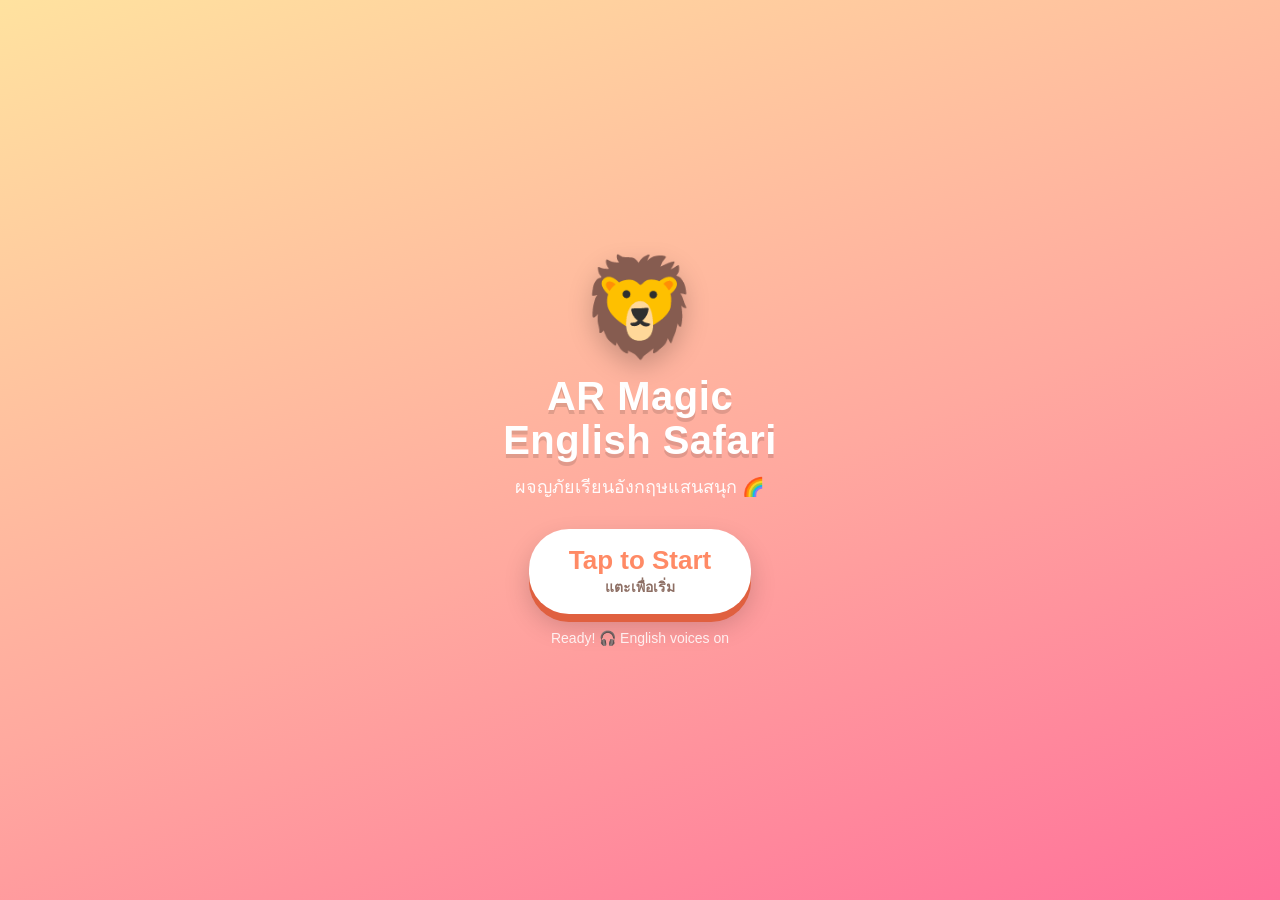
<file: index.html>
<!DOCTYPE html>
<html lang="en">
<head>
  <meta charset="UTF-8" />
  <meta name="viewport"
        content="width=device-width, initial-scale=1.0, maximum-scale=1.0, user-scalable=no, viewport-fit=cover" />
  <title>AR Magic English Safari 🦁</title>
  <meta name="description" content="A magical AR English learning game for little explorers aged 0–5." />
  <meta name="theme-color" content="#FF8A65" />

  <!-- PWA: installable + offline (ติดตั้งเป็นแอป + เล่นออฟไลน์ได้) -->
  <link rel="icon" type="image/png" href="assets/icons/icon-192.png" />
  <link rel="manifest" href="manifest.json" />
  <link rel="apple-touch-icon" href="assets/icons/icon-192.png" />

  <link rel="stylesheet" href="style.css" />

  <!-- Data first, then logic. app.js is a module for clean structure. -->
  <script src="config/vocabulary.js"></script>
  <script src="app.js" defer></script>
</head>

<body>

<!-- =========================================================
     APP ROOT — a single-page app with swappable screens
     (แอปหน้าเดียว สลับหน้าจอด้วย JS)
     ========================================================= -->
<div id="app">

  <!-- ========== 1) SPLASH (หน้าเปิด) ========== -->
  <section id="screen-splash" class="screen active">
    <div class="splash-inner">
      <div class="splash-emoji">🦁</div>
      <h1 class="splash-title">AR Magic<br />English Safari</h1>
      <p class="splash-sub">ผจญภัยเรียนอังกฤษแสนสนุก 🌈</p>
      <!-- A real tap is needed to unlock audio on mobile (ต้องแตะเพื่อปลดล็อกเสียง) -->
      <button id="btn-start" class="big-cta" type="button">
        <span>Tap to Start</span>
        <small>แตะเพื่อเริ่ม</small>
      </button>
      <p class="splash-hint" id="splash-loading">Loading friendly voices… 🎧</p>
    </div>
  </section>

  <!-- ========== 2) HOME — word picker (หน้าเลือกคำ) ========== -->
  <section id="screen-home" class="screen">
    <header class="home-header">
      <div class="home-title">
        <span class="home-title-emoji">🦁</span>
        <span>English Safari</span>
      </div>
      <div class="home-tools">
        <!-- Daily streak (สถิติเล่นต่อเนื่อง) -->
        <div id="streak-chip" class="star-wallet" title="Day streak">🔥 <span id="streak-count">0</span></div>
        <!-- Star wallet (คะแนนดาวสะสม) -->
        <div id="star-wallet" class="star-wallet" title="Stars earned">⭐ <span id="star-count">0</span></div>
        <!-- Sound toggle (เปิด/ปิดเสียง) -->
        <button id="btn-sound" class="icon-btn" type="button" aria-label="Toggle sound">🔊</button>
      </div>
    </header>

    <!-- Home action banners (ปุ่มโหมดพิเศษ) -->
    <div class="home-banners">
      <button id="btn-watch" class="home-banner watch" type="button">
        <span class="home-banner-emoji">📺</span>
        <span class="home-banner-text">Watch &amp; Learn<small>ดูและเรียน</small></span>
      </button>
      <button id="btn-quiz" class="home-banner quiz" type="button">
        <span class="home-banner-emoji">🎯</span>
        <span class="home-banner-text">Quiz Game<small>เกมทายคำ</small></span>
      </button>
    </div>

    <!-- Category chips (แถบเลือกหมวด) -->
    <nav id="category-bar" class="category-bar" aria-label="Categories"></nav>

    <!-- Word cards grid (ตารางการ์ดคำศัพท์) — filled by JS -->
    <main id="word-grid" class="word-grid"></main>

    <footer class="home-footer">
      <button id="btn-parents" class="parents-link" type="button">👪 For Parents · สำหรับผู้ปกครอง</button>
      <span>Made with ❤️ for little explorers</span>
    </footer>
  </section>

  <!-- ========== 3) PLAY — one word (หน้าเล่นราย 1 คำ) ========== -->
  <section id="screen-play" class="screen">
    <!-- Big colorful stage; background tinted to the word color -->
    <div id="play-stage" class="play-stage">

      <header class="play-header">
        <button id="btn-back" class="icon-btn light" type="button" aria-label="Back">⬅️</button>
        <div class="play-title">
          <span id="play-word" class="play-word">Cat</span>
          <span id="play-thai" class="play-thai">แมว</span>
        </div>
        <!-- Per-word progress stars (ดาวความคืบหน้าของคำนี้) -->
        <div id="play-stars" class="play-stars">☆☆☆</div>
      </header>

      <!-- The animated character (ตัวละครอีโมจิเด้งดึ๋ง). Tap to hear. -->
      <div id="character-zone" class="character-zone">
        <div id="character" class="character" role="button" aria-label="Tap to hear">🐱</div>
        <div id="speech-bubble" class="speech-bubble"></div>
      </div>

      <!-- Activity buttons (ปุ่มกิจกรรม) -->
      <div class="activity-bar">
        <button id="act-listen" class="act-btn" type="button">
          <span class="act-emoji">🔊</span><span class="act-label">Listen</span>
        </button>
        <button id="act-speak" class="act-btn" type="button">
          <span class="act-emoji">🎤</span><span class="act-label">Speak</span>
        </button>
        <button id="act-write" class="act-btn" type="button">
          <span class="act-emoji">✍️</span><span class="act-label">Write</span>
        </button>
        <button id="act-ar" class="act-btn" type="button">
          <span class="act-emoji">✋</span><span class="act-label">Hand AR</span>
        </button>
      </div>
    </div>
  </section>

  <!-- ========== 3b) WATCH & LEARN — hands-free flashcards (ดูและเรียน) ========== -->
  <section id="screen-watch" class="screen">
    <div id="watch-stage" class="play-stage">
      <header class="play-header">
        <button id="btn-watch-back" class="icon-btn light" type="button" aria-label="Back">⬅️</button>
        <div id="watch-count" class="quiz-progress">1 / 36</div>
        <div id="watch-cat" class="quiz-score">✨</div>
      </header>
      <div class="character-zone">
        <div id="watch-char" class="character" role="button" aria-label="Tap to hear">🐱</div>
        <div id="watch-label" class="speech-bubble show">Cat · แมว</div>
      </div>
      <div class="activity-bar">
        <button id="watch-prev" class="act-btn" type="button"><span class="act-emoji">⏮️</span><span class="act-label">Back</span></button>
        <button id="watch-play" class="act-btn" type="button"><span class="act-emoji">⏸️</span><span class="act-label">Pause</span></button>
        <button id="watch-next" class="act-btn" type="button"><span class="act-emoji">⏭️</span><span class="act-label">Next</span></button>
      </div>
    </div>
  </section>

  <!-- ========== 4) QUIZ — picture matching game (เกมทายคำ) ========== -->
  <section id="screen-quiz" class="screen">
    <div class="quiz-stage">
      <header class="play-header">
        <button id="btn-quiz-back" class="icon-btn light" type="button" aria-label="Back">⬅️</button>
        <div id="quiz-progress" class="quiz-progress">Q 1 / 5</div>
        <div id="quiz-score" class="quiz-score">⭐ 0</div>
      </header>

      <div class="quiz-prompt-zone">
        <div class="quiz-ask">Find…</div>
        <div id="quiz-target" class="quiz-target">Cat</div>
        <div id="quiz-target-thai" class="quiz-target-thai">แมว</div>
        <button id="quiz-replay" class="pill-btn grey small-pill" type="button">🔊 Again</button>
      </div>

      <div id="quiz-choices" class="quiz-choices"></div>
    </div>
  </section>

  <!-- ========== 5) PARENTS — dashboard (หน้าผู้ปกครอง) ========== -->
  <section id="screen-parents" class="screen">
    <header class="home-header">
      <div class="home-title"><span class="home-title-emoji">👪</span><span>For Parents</span></div>
      <button id="btn-parents-back" class="icon-btn" type="button" aria-label="Back">✖️</button>
    </header>
    <div class="parents-body">
      <!-- Overall progress (ความคืบหน้ารวม) -->
      <div class="p-card">
        <div class="p-card-title">Overall progress · ความคืบหน้ารวม</div>
        <div class="p-bigstat"><span id="p-total-stars">0</span> <small>/ <span id="p-max-stars">63</span> ⭐</small></div>
        <div class="p-bar"><div id="p-bar-fill" class="p-bar-fill"></div></div>
        <div class="p-substat">
          <span>🏆 <b id="p-words-done">0</b> words mastered</span>
          <span>🎯 Quiz best <b id="p-quiz-best">0</b>/5</span>
          <span>🔥 <b id="p-streak">0</b>-day streak</span>
        </div>
      </div>

      <!-- Per-category (แยกตามหมวด) -->
      <div class="p-card">
        <div class="p-card-title">By category · แยกหมวด</div>
        <div id="p-categories"></div>
      </div>

      <!-- Achievements (เหรียญรางวัล) -->
      <div class="p-card">
        <div class="p-card-title">Achievements · เหรียญรางวัล</div>
        <div id="p-badges" class="p-badges"></div>
      </div>

      <!-- Tips (คำแนะนำสำหรับผู้ปกครอง) -->
      <div class="p-card">
        <div class="p-card-title">How to use · วิธีใช้ให้ได้ผล</div>
        <ul class="p-tips">
          <li>🎧 Sit together and repeat each word aloud — hearing + saying builds memory.<br /><small>นั่งเล่นด้วยกัน ออกเสียงตามทุกคำ</small></li>
          <li>⏱️ Keep sessions short (5–10 min) — little ones learn best in small bursts.<br /><small>เล่นครั้งละสั้น ๆ 5–10 นาที</small></li>
          <li>👏 Celebrate every try. Praise effort, not just correct answers.<br /><small>ชมความพยายามทุกครั้ง</small></li>
          <li>📷 Use AR mode as a treat after a phone-free learning session.<br /><small>ใช้โหมด AR เป็นรางวัลพิเศษ</small></li>
        </ul>
      </div>

      <!-- Settings (ตั้งค่า) -->
      <div class="p-card">
        <div class="p-card-title">Settings · ตั้งค่า</div>
        <div style="display:flex; gap:10px; flex-wrap:wrap">
          <a href="landing.html" class="pill-btn green" style="text-decoration:none">ℹ️ About &amp; Pricing</a>
          <button id="p-reset" class="pill-btn grey" type="button">🗑️ Reset progress</button>
        </div>
      </div>
      <div class="parents-foot">AR Magic English Safari · v2.2</div>
    </div>
  </section>

</div><!-- /#app -->

<!-- PARENTAL GATE (ด่านผู้ปกครอง — กันเด็กกดเอง) -->
<div id="parent-gate" class="overlay hidden" aria-hidden="true">
  <div class="overlay-card">
    <div style="font-size:52px">🔒</div>
    <h2 class="overlay-title">For grown-ups<br /><small>ยืนยันว่าเป็นผู้ใหญ่</small></h2>
    <p id="gate-q" class="gate-q">Tap the answer: 3 + 4</p>
    <div id="gate-choices" class="gate-choices"></div>
    <button id="gate-cancel" class="pill-btn grey" type="button">Cancel</button>
  </div>
</div>

<!-- QUIZ RESULT overlay (สรุปผลเกมทายคำ) -->
<div id="quiz-result" class="overlay hidden" aria-hidden="true">
  <div class="overlay-card">
    <div id="quiz-result-emoji" style="font-size:72px">🏆</div>
    <h2 class="overlay-title" id="quiz-result-title">Great job!</h2>
    <div id="quiz-result-score" class="quiz-result-score">⭐ 5 / 5</div>
    <div class="overlay-actions">
      <button id="quiz-again" class="pill-btn green" type="button">🔁 Again</button>
      <button id="quiz-home" class="pill-btn grey" type="button">🏠 Home</button>
    </div>
  </div>
</div>


<!-- =========================================================
     WRITE MODAL (ป็อปอัปฝึกเขียน — ซ่อนไว้)
     ========================================================= -->
<div id="write-modal" class="overlay hidden" aria-hidden="true">
  <div class="overlay-card">
    <h2 class="overlay-title">Trace the letter ✏️<br /><small>ลากเส้นตามตัวอักษร</small></h2>
    <canvas id="write-canvas" width="320" height="320"></canvas>
    <div class="overlay-actions">
      <button id="btn-clear" class="pill-btn grey" type="button">🧽 Clear</button>
      <button id="btn-close-write" class="pill-btn green" type="button">✅ Done</button>
    </div>
  </div>
</div>


<!-- =========================================================
     AR VIEW (มุมมอง AR — สร้าง a-scene แบบ lazy เมื่อกดปุ่ม AR)
     Kept empty for performance; app.js injects the scene and
     removes it (releasing the camera) when closed.
     ========================================================= -->
<div id="ar-view" class="ar-view hidden" aria-hidden="true">
  <video id="ar-video" playsinline muted autoplay></video>
  <canvas id="ar-canvas" class="ar-canvas"></canvas>
  <div class="ar-hud">
    <button id="btn-close-ar" class="icon-btn light" type="button" aria-label="Close">✖️</button>
    <div id="ar-hint" class="ar-hint">Loading hand tracking… ✋</div>
  </div>
</div>


<!-- Confetti / celebration canvas overlay (ชั้นฉลอง) -->
<canvas id="fx-canvas" class="fx-canvas"></canvas>

<!-- Big toast for rewards (ข้อความชมเชยตัวใหญ่) -->
<div id="cheer" class="cheer hidden"></div>

</body>
</html>
</file>
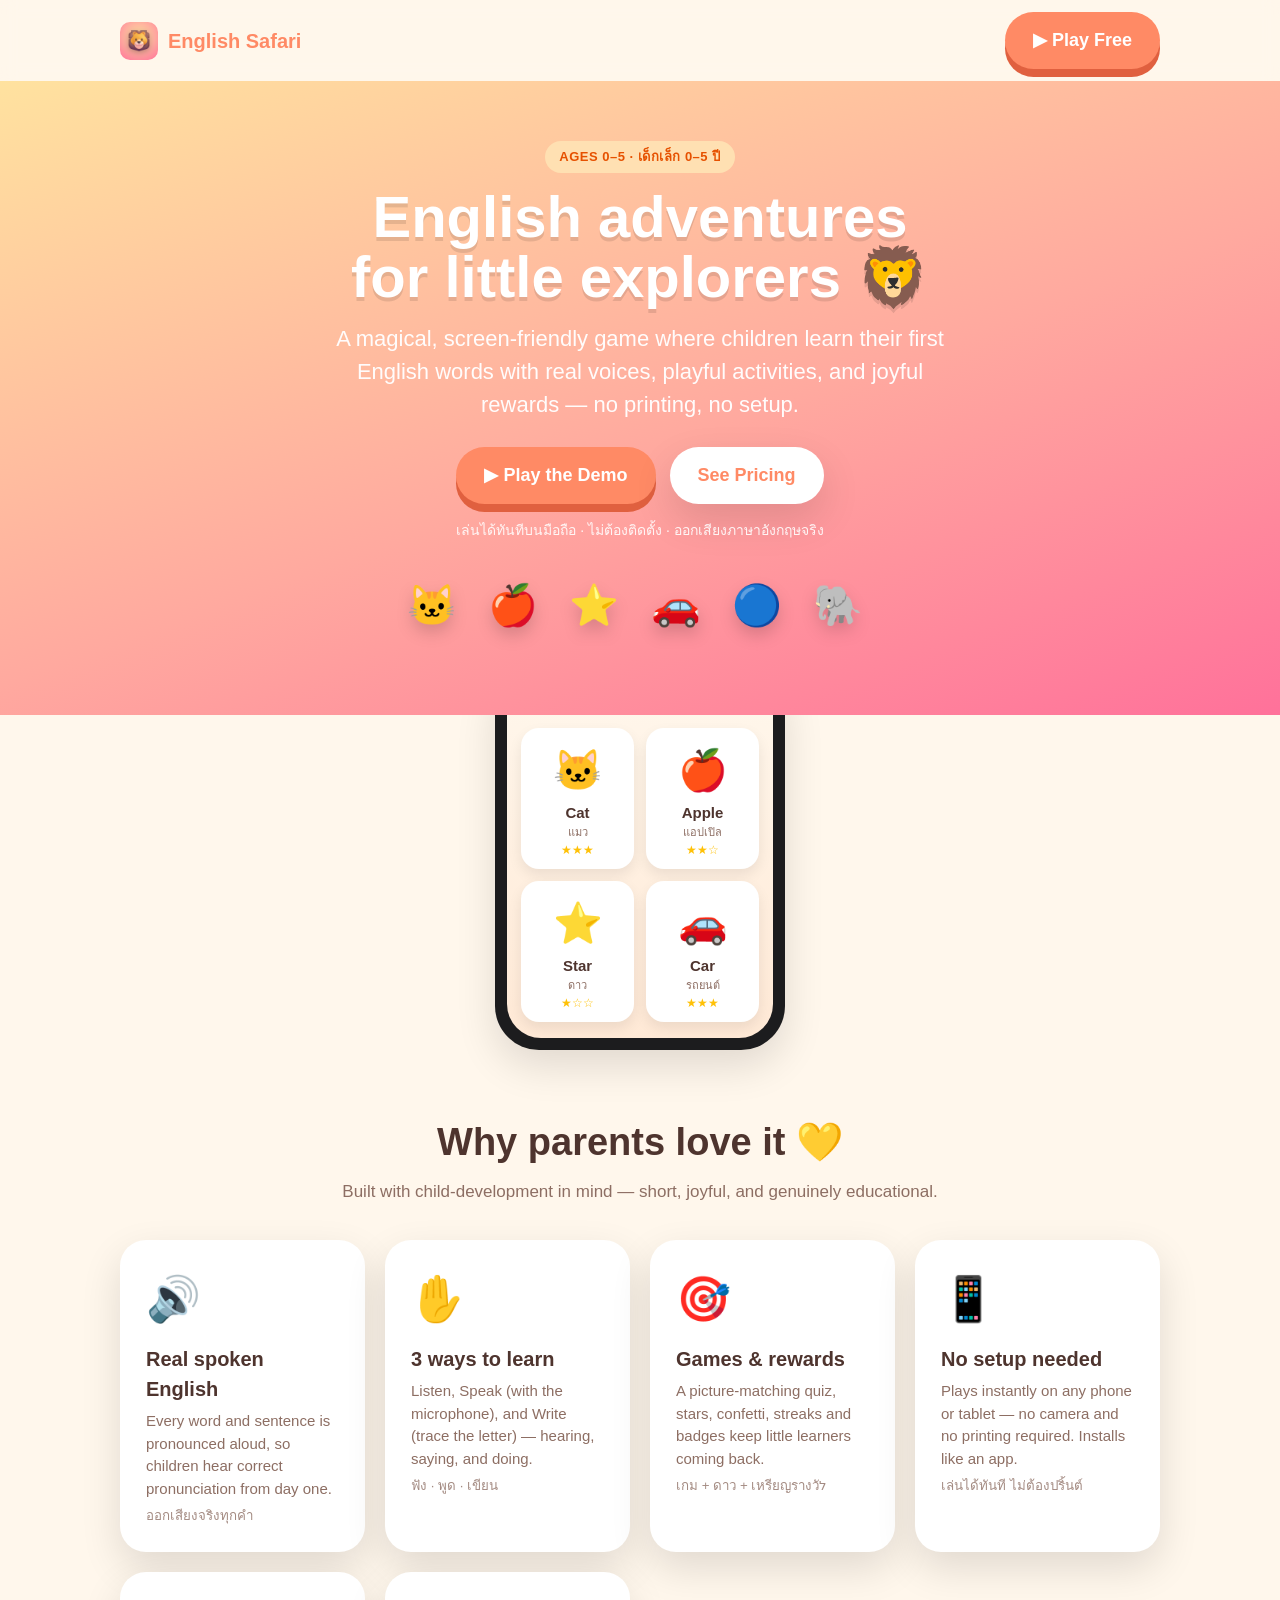
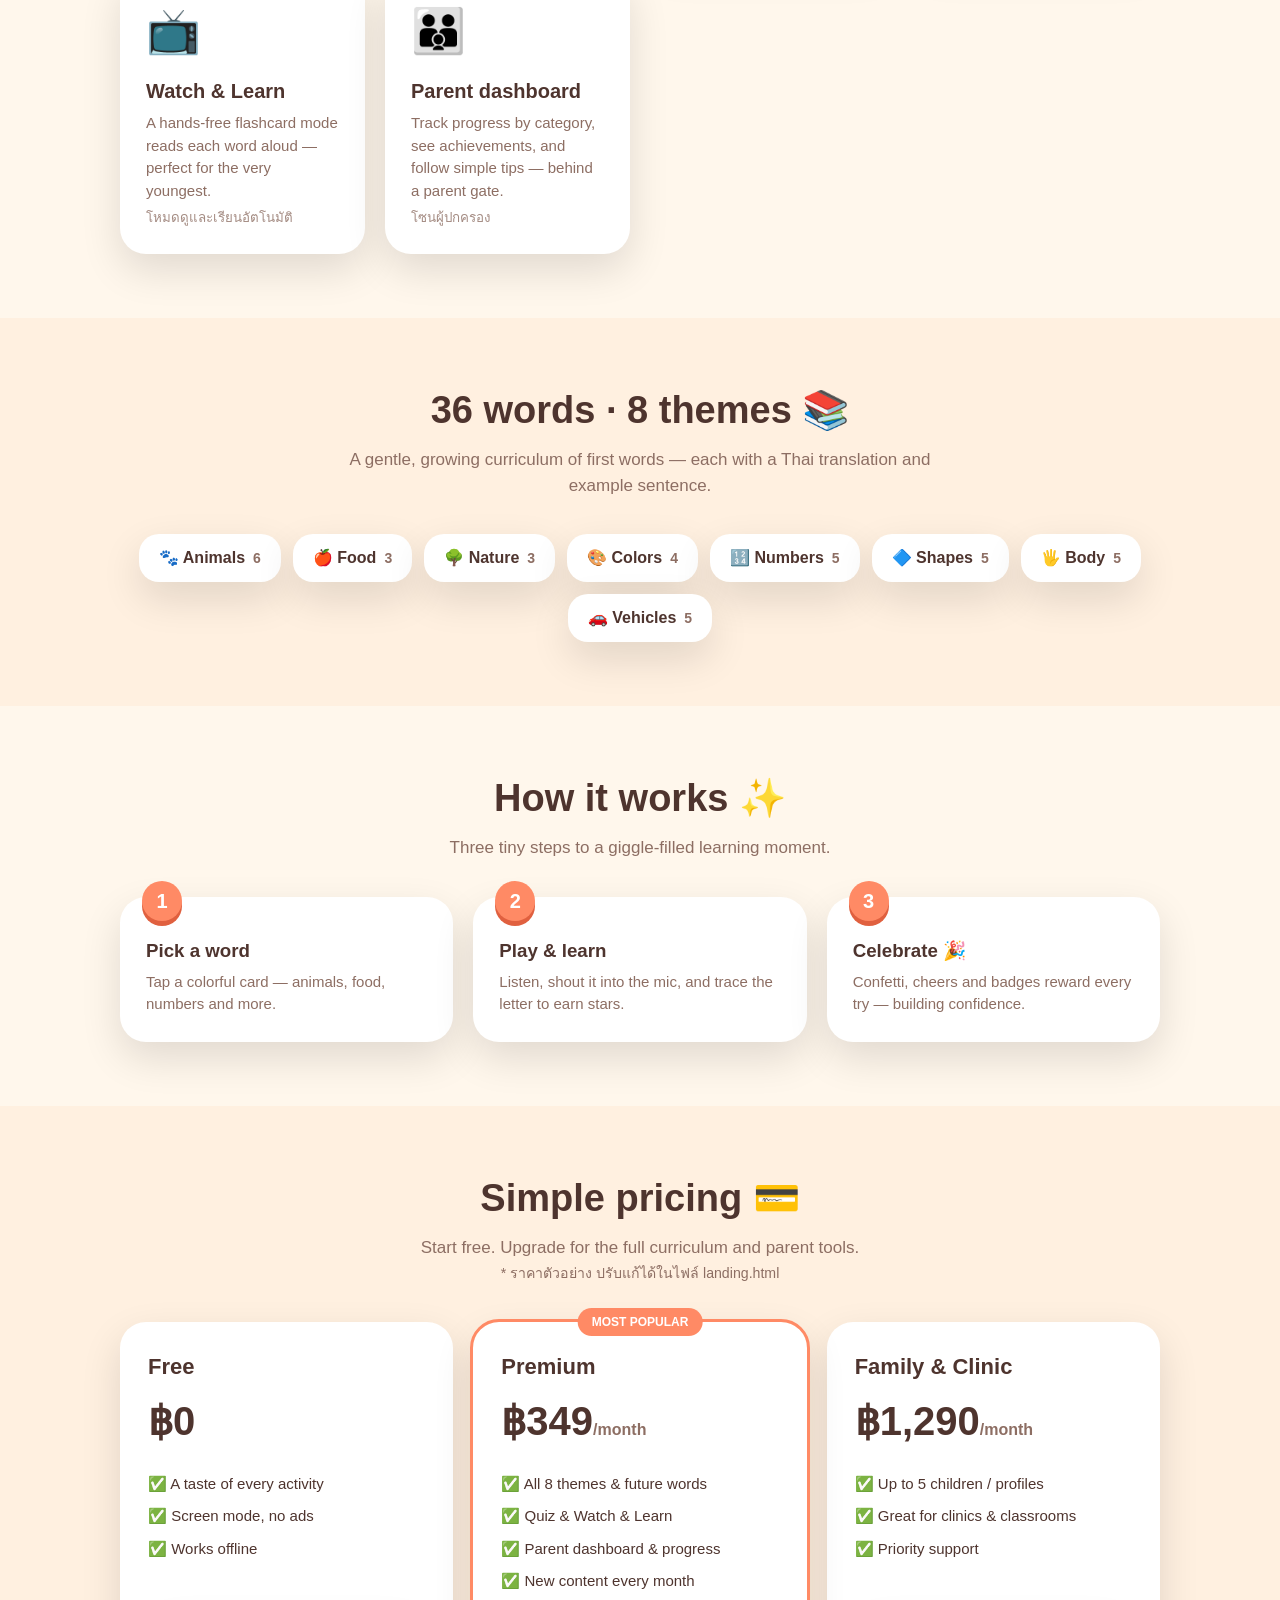
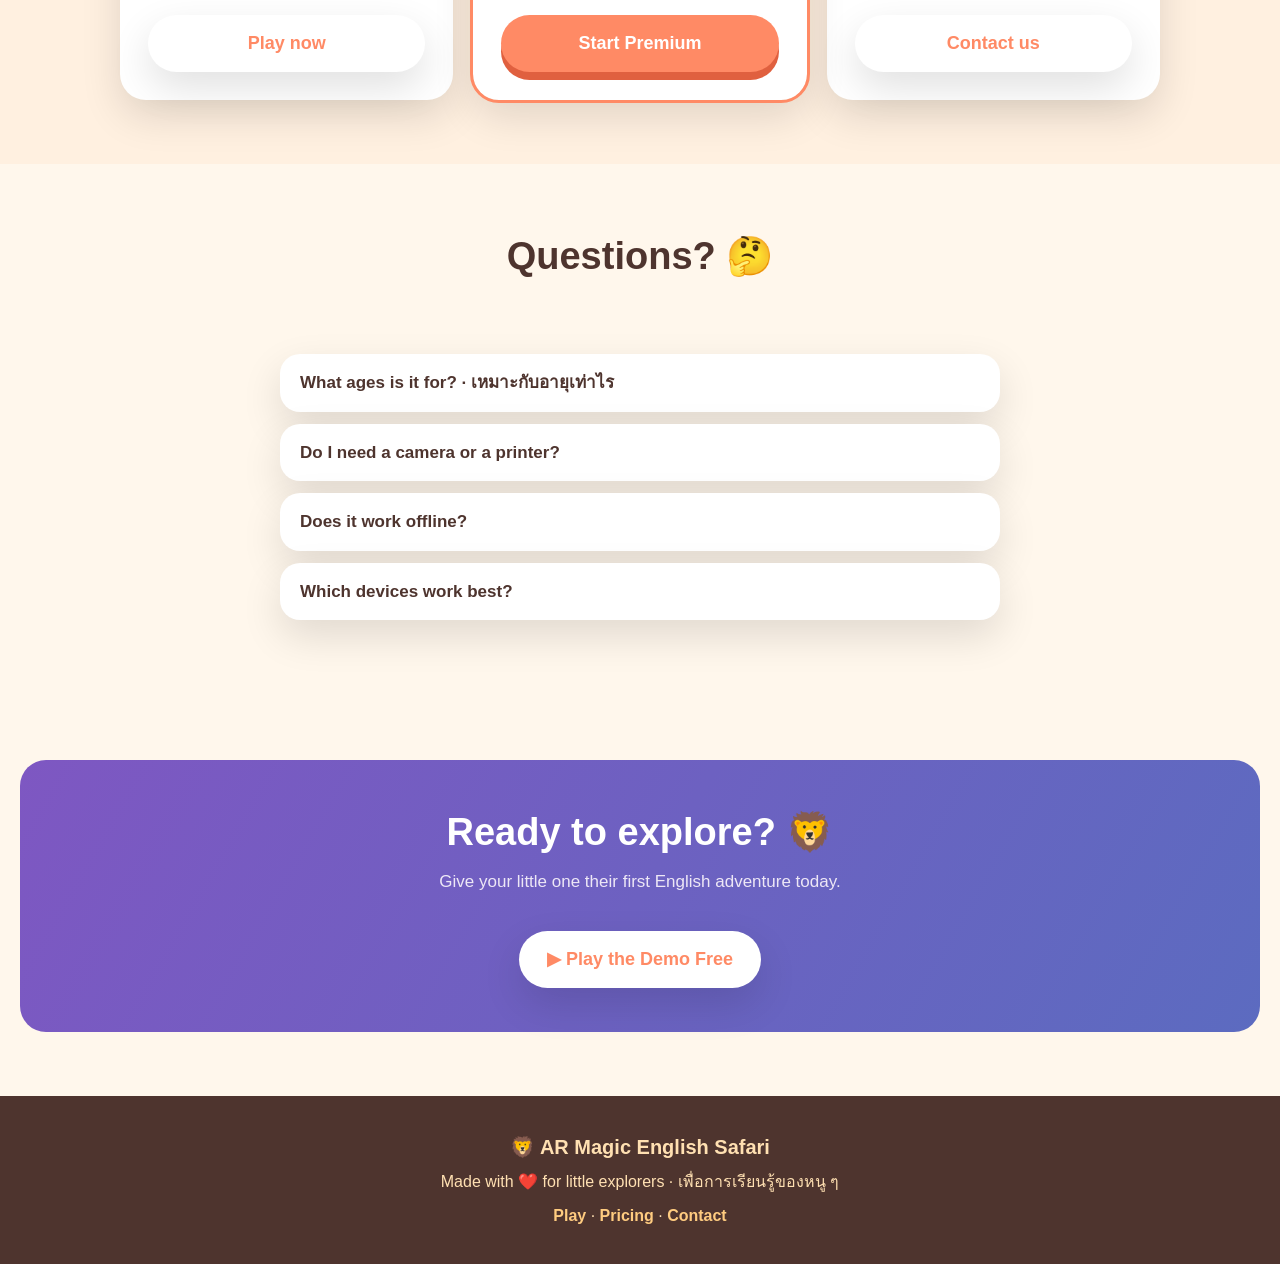
<file: landing.html>
<!DOCTYPE html>
<html lang="en">
<head>
<meta charset="UTF-8" />
<meta name="viewport" content="width=device-width, initial-scale=1.0, viewport-fit=cover" />
<title>AR Magic English Safari — English adventures for ages 0–5</title>
<meta name="description" content="A magical, screen-friendly English learning game for little explorers aged 0–5. Real voices, playful activities, and a parent dashboard." />
<meta name="theme-color" content="#FF8A65" />
<link rel="icon" type="image/png" href="assets/icons/icon-192.png" />
<!--
  landing.html — Marketing / sales page (หน้าแนะนำสินค้า)
  Self-contained (inline CSS). Prices are PLACEHOLDERS — edit freely.
  Links to the app at index.html.
-->
<style>
  :root{
    --brand:#FF8A65; --brand-d:#E0603F; --ink:#4E342E; --ink-soft:#8D6E63;
    --purple:#7E57C2; --teal:#26A69A; --star:#FFC107;
    --radius:26px; --shadow:0 16px 40px rgba(0,0,0,.12);
    --font:"Baloo 2","Comic Sans MS","Segoe UI Rounded","Trebuchet MS",sans-serif;
  }
  *{margin:0;padding:0;box-sizing:border-box}
  html{scroll-behavior:smooth}
  body{font-family:var(--font);color:var(--ink);background:#FFF7EC;line-height:1.5;overflow-x:hidden}
  a{color:inherit;text-decoration:none}
  .wrap{max-width:1080px;margin:0 auto;padding:0 20px}
  .btn{display:inline-flex;align-items:center;gap:8px;font-weight:800;border:none;cursor:pointer;
    padding:15px 28px;border-radius:40px;font-size:18px;font-family:inherit;transition:transform .1s, box-shadow .1s}
  .btn-primary{background:var(--brand);color:#fff;box-shadow:0 8px 0 var(--brand-d)}
  .btn-primary:active{transform:translateY(5px);box-shadow:0 3px 0 var(--brand-d)}
  .btn-ghost{background:#fff;color:var(--brand);box-shadow:var(--shadow)}
  .eyebrow{display:inline-block;background:#FFE0B2;color:#E65100;font-weight:800;font-size:13px;
    padding:6px 14px;border-radius:20px;letter-spacing:.5px}

  /* NAV */
  nav{position:sticky;top:0;z-index:50;background:rgba(255,247,236,.9);backdrop-filter:blur(8px)}
  .nav-in{display:flex;align-items:center;justify-content:space-between;padding:12px 20px;max-width:1080px;margin:0 auto}
  .brand{display:flex;align-items:center;gap:10px;font-weight:800;font-size:20px;color:var(--brand)}
  .brand img{width:38px;height:38px;border-radius:10px}

  /* HERO */
  .hero{background:linear-gradient(160deg,#FFE29F,#FFA99F 55%,#FF719A);color:#fff;padding:60px 0 80px;text-align:center;position:relative;overflow:hidden}
  .hero h1{font-size:clamp(34px,6vw,58px);line-height:1.05;text-shadow:0 4px 0 rgba(0,0,0,.1);margin:14px 0}
  .hero p.sub{font-size:clamp(17px,2.4vw,22px);opacity:.97;max-width:620px;margin:0 auto 26px}
  .hero .cta{display:flex;gap:14px;justify-content:center;flex-wrap:wrap}
  .hero .note{margin-top:16px;font-size:14px;opacity:.9}
  .float-emojis{font-size:40px;letter-spacing:10px;margin-top:34px;filter:drop-shadow(0 8px 8px rgba(0,0,0,.15))}

  /* PHONE MOCK */
  .showcase{margin-top:-50px;display:flex;justify-content:center;padding:0 20px}
  .phone{width:290px;background:#1c1c1e;border-radius:44px;padding:12px;box-shadow:var(--shadow)}
  .phone-screen{background:linear-gradient(180deg,#FFF7EC,#FFE9D6);border-radius:34px;overflow:hidden;padding:16px 14px}
  .ps-head{display:flex;justify-content:space-between;align-items:center;color:var(--brand);font-weight:800;font-size:15px;margin-bottom:12px}
  .ps-grid{display:grid;grid-template-columns:1fr 1fr;gap:12px}
  .ps-card{background:#fff;border-radius:18px;padding:12px 6px 10px;text-align:center;box-shadow:0 6px 14px rgba(0,0,0,.08)}
  .ps-card .e{font-size:40px}
  .ps-card .w{font-weight:800;font-size:15px;margin-top:2px}
  .ps-card .t{font-size:11px;color:var(--ink-soft)}
  .ps-card .s{color:var(--star);font-size:12px}

  /* SECTIONS */
  section.pad{padding:64px 0}
  h2.title{font-size:clamp(26px,4vw,38px);text-align:center;margin-bottom:8px}
  p.lead{text-align:center;color:var(--ink-soft);max-width:600px;margin:0 auto 36px;font-size:17px}

  .grid3{display:grid;grid-template-columns:repeat(auto-fit,minmax(240px,1fr));gap:20px}
  .card{background:#fff;border-radius:var(--radius);padding:26px;box-shadow:var(--shadow)}
  .card .ico{font-size:44px}
  .card h3{margin:12px 0 6px;font-size:20px}
  .card p{color:var(--ink-soft);font-size:15px}
  .card small{display:block;color:var(--ink-soft);opacity:.8;margin-top:6px}

  /* curriculum chips */
  .cats{display:flex;flex-wrap:wrap;gap:12px;justify-content:center}
  .cat{background:#fff;border-radius:20px;padding:12px 20px;font-weight:800;box-shadow:var(--shadow);display:flex;gap:8px;align-items:center}
  .cat .n{color:var(--ink-soft);font-weight:600;font-size:14px}

  /* steps */
  .steps{display:grid;grid-template-columns:repeat(auto-fit,minmax(220px,1fr));gap:20px;counter-reset:s}
  .step{background:#fff;border-radius:var(--radius);padding:26px;box-shadow:var(--shadow);position:relative}
  .step::before{counter-increment:s;content:counter(s);position:absolute;top:-16px;left:22px;width:40px;height:40px;
    background:var(--brand);color:#fff;border-radius:50%;display:grid;place-items:center;font-weight:800;font-size:20px;box-shadow:0 5px 0 var(--brand-d)}
  .step h3{margin:14px 0 6px}
  .step p{color:var(--ink-soft);font-size:15px}

  /* pricing */
  .prices{display:grid;grid-template-columns:repeat(auto-fit,minmax(250px,1fr));gap:20px;align-items:stretch}
  .price{background:#fff;border-radius:var(--radius);padding:28px;box-shadow:var(--shadow);display:flex;flex-direction:column}
  .price.feature{outline:3px solid var(--brand);position:relative}
  .price.feature .tag{position:absolute;top:-14px;left:50%;transform:translateX(-50%);background:var(--brand);color:#fff;font-size:12px;font-weight:800;padding:5px 14px;border-radius:14px}
  .price h3{font-size:22px}
  .price .amt{font-size:40px;font-weight:800;margin:8px 0}
  .price .amt small{font-size:16px;color:var(--ink-soft);font-weight:600}
  .price ul{list-style:none;margin:14px 0 22px;display:flex;flex-direction:column;gap:10px}
  .price li{font-size:15px;color:var(--ink)}
  .price li::before{content:"✅ ";}
  .price .btn{margin-top:auto;justify-content:center}

  /* faq */
  details{background:#fff;border-radius:20px;padding:16px 20px;box-shadow:var(--shadow);margin-bottom:12px;cursor:pointer}
  details summary{font-weight:800;font-size:17px;list-style:none}
  details summary::-webkit-details-marker{display:none}
  details p{margin-top:10px;color:var(--ink-soft);font-size:15px}

  footer{background:#4E342E;color:#FFE0B2;text-align:center;padding:36px 20px}
  footer a{color:#FFCC80;font-weight:700}
  .band{background:linear-gradient(120deg,var(--purple),#5C6BC0);color:#fff;border-radius:var(--radius);padding:44px;text-align:center;margin:0 20px}
  .band h2{color:#fff}
</style>
</head>
<body>

<nav>
  <div class="nav-in">
    <a class="brand" href="#top"><img src="assets/icons/icon-192.png" alt="logo" />English Safari</a>
    <a class="btn btn-primary" href="index.html">▶ Play Free</a>
  </div>
</nav>

<header class="hero" id="top">
  <div class="wrap">
    <span class="eyebrow">AGES 0–5 · เด็กเล็ก 0–5 ปี</span>
    <h1>English adventures<br />for little explorers 🦁</h1>
    <p class="sub">A magical, screen-friendly game where children learn their first English words
      with real voices, playful activities, and joyful rewards — no printing, no setup.</p>
    <div class="cta">
      <a class="btn btn-primary" href="index.html">▶ Play the Demo</a>
      <a class="btn btn-ghost" href="#pricing">See Pricing</a>
    </div>
    <p class="note">เล่นได้ทันทีบนมือถือ · ไม่ต้องติดตั้ง · ออกเสียงภาษาอังกฤษจริง</p>
    <div class="float-emojis">🐱 🍎 ⭐ 🚗 🔵 🐘</div>
  </div>
</header>

<div class="showcase">
  <div class="phone"><div class="phone-screen">
    <div class="ps-head"><span>🦁 English Safari</span><span>🔥1 ⭐8</span></div>
    <div class="ps-grid">
      <div class="ps-card"><div class="e">🐱</div><div class="w">Cat</div><div class="t">แมว</div><div class="s">★★★</div></div>
      <div class="ps-card"><div class="e">🍎</div><div class="w">Apple</div><div class="t">แอปเปิล</div><div class="s">★★☆</div></div>
      <div class="ps-card"><div class="e">⭐</div><div class="w">Star</div><div class="t">ดาว</div><div class="s">★☆☆</div></div>
      <div class="ps-card"><div class="e">🚗</div><div class="w">Car</div><div class="t">รถยนต์</div><div class="s">★★★</div></div>
    </div>
  </div></div>
</div>

<section class="pad">
  <div class="wrap">
    <h2 class="title">Why parents love it 💛</h2>
    <p class="lead">Built with child-development in mind — short, joyful, and genuinely educational.</p>
    <div class="grid3">
      <div class="card"><div class="ico">🔊</div><h3>Real spoken English</h3><p>Every word and sentence is pronounced aloud, so children hear correct pronunciation from day one.</p><small>ออกเสียงจริงทุกคำ</small></div>
      <div class="card"><div class="ico">✋</div><h3>3 ways to learn</h3><p>Listen, Speak (with the microphone), and Write (trace the letter) — hearing, saying, and doing.</p><small>ฟัง · พูด · เขียน</small></div>
      <div class="card"><div class="ico">🎯</div><h3>Games & rewards</h3><p>A picture-matching quiz, stars, confetti, streaks and badges keep little learners coming back.</p><small>เกม + ดาว + เหรียญรางวัל</small></div>
      <div class="card"><div class="ico">📱</div><h3>No setup needed</h3><p>Plays instantly on any phone or tablet — no camera and no printing required. Installs like an app.</p><small>เล่นได้ทันที ไม่ต้องปริ้นต์</small></div>
      <div class="card"><div class="ico">📺</div><h3>Watch &amp; Learn</h3><p>A hands-free flashcard mode reads each word aloud — perfect for the very youngest.</p><small>โหมดดูและเรียนอัตโนมัติ</small></div>
      <div class="card"><div class="ico">👪</div><h3>Parent dashboard</h3><p>Track progress by category, see achievements, and follow simple tips — behind a parent gate.</p><small>โซนผู้ปกครอง</small></div>
    </div>
  </div>
</section>

<section class="pad" style="background:#FFF0E0">
  <div class="wrap">
    <h2 class="title">36 words · 8 themes 📚</h2>
    <p class="lead">A gentle, growing curriculum of first words — each with a Thai translation and example sentence.</p>
    <div class="cats">
      <div class="cat">🐾 Animals <span class="n">6</span></div>
      <div class="cat">🍎 Food <span class="n">3</span></div>
      <div class="cat">🌳 Nature <span class="n">3</span></div>
      <div class="cat">🎨 Colors <span class="n">4</span></div>
      <div class="cat">🔢 Numbers <span class="n">5</span></div>
      <div class="cat">🔷 Shapes <span class="n">5</span></div>
      <div class="cat">🖐️ Body <span class="n">5</span></div>
      <div class="cat">🚗 Vehicles <span class="n">5</span></div>
    </div>
  </div>
</section>

<section class="pad">
  <div class="wrap">
    <h2 class="title">How it works ✨</h2>
    <p class="lead">Three tiny steps to a giggle-filled learning moment.</p>
    <div class="steps">
      <div class="step"><h3>Pick a word</h3><p>Tap a colorful card — animals, food, numbers and more.</p></div>
      <div class="step"><h3>Play &amp; learn</h3><p>Listen, shout it into the mic, and trace the letter to earn stars.</p></div>
      <div class="step"><h3>Celebrate 🎉</h3><p>Confetti, cheers and badges reward every try — building confidence.</p></div>
    </div>
  </div>
</section>

<section class="pad" id="pricing" style="background:#FFF0E0">
  <div class="wrap">
    <h2 class="title">Simple pricing 💳</h2>
    <p class="lead">Start free. Upgrade for the full curriculum and parent tools.
      <br /><small>* ราคาตัวอย่าง ปรับแก้ได้ในไฟล์ landing.html</small></p>
    <div class="prices">
      <div class="price">
        <h3>Free</h3>
        <div class="amt">฿0</div>
        <ul><li>A taste of every activity</li><li>Screen mode, no ads</li><li>Works offline</li></ul>
        <a class="btn btn-ghost" href="index.html">Play now</a>
      </div>
      <div class="price feature">
        <span class="tag">MOST POPULAR</span>
        <h3>Premium</h3>
        <div class="amt">฿349<small>/month</small></div>
        <ul><li>All 8 themes &amp; future words</li><li>Quiz &amp; Watch &amp; Learn</li><li>Parent dashboard &amp; progress</li><li>New content every month</li></ul>
        <a class="btn btn-primary" href="index.html">Start Premium</a>
      </div>
      <div class="price">
        <h3>Family &amp; Clinic</h3>
        <div class="amt">฿1,290<small>/month</small></div>
        <ul><li>Up to 5 children / profiles</li><li>Great for clinics &amp; classrooms</li><li>Priority support</li></ul>
        <a class="btn btn-ghost" href="mailto:warisa.w.bc@gmail.com">Contact us</a>
      </div>
    </div>
  </div>
</section>

<section class="pad">
  <div class="wrap" style="max-width:760px">
    <h2 class="title">Questions? 🤔</h2>
    <p class="lead">&nbsp;</p>
    <details><summary>What ages is it for? · เหมาะกับอายุเท่าไร</summary><p>Designed for children aged 0–5, with an adult nearby. Big buttons and friendly voices suit tiny hands and ears.</p></details>
    <details><summary>Do I need a camera or a printer?</summary><p>No. The main experience plays entirely on screen. AR (camera + printed marker) is an optional bonus for older kids.</p></details>
    <details><summary>Does it work offline?</summary><p>Yes — after the first load it can be installed like an app and played without internet.</p></details>
    <details><summary>Which devices work best?</summary><p>Any modern phone or tablet. Spoken English is clearest on Chrome, Edge, and Android.</p></details>
  </div>
</section>

<section class="pad"><div class="band">
  <h2 class="title">Ready to explore? 🦁</h2>
  <p class="lead" style="color:#EDE7F6">Give your little one their first English adventure today.</p>
  <a class="btn btn-ghost" href="index.html">▶ Play the Demo Free</a>
</div></section>

<footer>
  <p style="font-size:20px;font-weight:800;margin-bottom:8px">🦁 AR Magic English Safari</p>
  <p>Made with ❤️ for little explorers · เพื่อการเรียนรู้ของหนู ๆ</p>
  <p style="margin-top:10px"><a href="index.html">Play</a> · <a href="#pricing">Pricing</a> · <a href="mailto:warisa.w.bc@gmail.com">Contact</a></p>
</footer>

</body>
</html>
</file>
<file: style.css>
/* ============================================================
   style.css — AR Magic English Safari · Design System
   ------------------------------------------------------------
   A cohesive, premium, child-first design for ages 0–5.
   ระบบดีไซน์สำหรับเด็ก 0–5 ปี: สดใส มนกลม ปุ่มใหญ่ กดง่าย
   ============================================================ */

/* ---------- Design tokens (ตัวแปรสี/ระยะ) ---------- */
:root {
  --c-sky-1: #FFE29F;
  --c-sky-2: #FFA99F;
  --c-sky-3: #FF719A;
  --brand:   #FF8A65;
  --ink:     #4E342E;
  --ink-soft:#8D6E63;
  --white:   #FFFFFF;
  --star:    #FFC107;
  --green:   #43A047;
  --green-d: #2E7D32;
  --shadow:  0 12px 26px rgba(0,0,0,0.18);
  --radius:  28px;
  --font: "Baloo 2", "Comic Sans MS", "Segoe UI Rounded", "Trebuchet MS", sans-serif;
}

/* ---------- Reset ---------- */
* {
  margin: 0; padding: 0; box-sizing: border-box;
  -webkit-tap-highlight-color: transparent;
  -webkit-user-select: none; user-select: none;
}
html, body {
  width: 100%; height: 100%;
  font-family: var(--font);
  color: var(--ink);
  overflow: hidden;
  background: #FFF3E0;
  touch-action: manipulation;
}
button { font-family: inherit; cursor: pointer; border: none; background: none; }
img { max-width: 100%; }

/* ============================================================
   SCREENS (ระบบสลับหน้าจอ)
   ============================================================ */
#app { position: fixed; inset: 0; overflow: hidden; }
.screen {
  position: absolute; inset: 0;
  display: flex; flex-direction: column;
  opacity: 0; visibility: hidden;
  transform: scale(1.03);
  transition: opacity .32s ease, transform .32s ease, visibility .32s;
  overflow-y: auto;
  -webkit-overflow-scrolling: touch;
}
.screen.active {
  opacity: 1; visibility: visible; transform: scale(1);
}

/* Safe-area helper padding (เผื่อรอยบากมือถือ) */
.home-header, .play-header, .splash-inner {
  padding-top: max(env(safe-area-inset-top), 14px);
}

/* ============================================================
   1) SPLASH (หน้าเปิด)
   ============================================================ */
#screen-splash {
  align-items: center; justify-content: center;
  background: linear-gradient(160deg, var(--c-sky-1), var(--c-sky-2) 55%, var(--c-sky-3));
  text-align: center;
}
.splash-inner { padding: 24px; display: flex; flex-direction: column; align-items: center; gap: 10px; }
.splash-emoji { font-size: 96px; animation: bob 2.4s ease-in-out infinite; filter: drop-shadow(0 10px 12px rgba(0,0,0,.2)); }
.splash-title {
  font-size: 40px; line-height: 1.1; color: var(--white);
  text-shadow: 0 4px 0 rgba(0,0,0,.12); font-weight: 800; letter-spacing: .5px;
}
.splash-sub { font-size: 18px; color: #fff; opacity: .95; margin-bottom: 8px; }
.splash-hint { font-size: 14px; color: #fff; opacity: .85; margin-top: 6px; min-height: 20px; }

.big-cta {
  margin-top: 10px;
  display: flex; flex-direction: column; align-items: center;
  background: var(--white); color: var(--brand);
  padding: 16px 40px; border-radius: 40px;
  box-shadow: 0 8px 0 #E0603F, var(--shadow);
  font-size: 26px; font-weight: 800;
  transition: transform .08s, box-shadow .08s;
}
.big-cta small { font-size: 14px; color: var(--ink-soft); font-weight: 600; }
.big-cta:active { transform: translateY(6px); box-shadow: 0 2px 0 #E0603F, var(--shadow); }

/* ============================================================
   2) HOME (หน้าเลือกคำ)
   ============================================================ */
#screen-home { background: linear-gradient(180deg, #FFF7EC 0%, #FFE9D6 100%); }

.home-header {
  display: flex; align-items: center; justify-content: space-between;
  padding: 14px 18px 8px; gap: 12px;
}
.home-title { display: flex; align-items: center; gap: 8px; font-size: 24px; font-weight: 800; color: var(--brand); }
.home-title-emoji { font-size: 30px; }
.home-tools { display: flex; align-items: center; gap: 10px; }

.star-wallet {
  background: #fff; border-radius: 22px; padding: 8px 14px;
  font-weight: 800; font-size: 18px; color: var(--ink); box-shadow: var(--shadow);
}
.icon-btn {
  width: 48px; height: 48px; border-radius: 16px; font-size: 24px;
  background: #fff; box-shadow: var(--shadow);
  display: flex; align-items: center; justify-content: center;
  transition: transform .08s;
}
.icon-btn:active { transform: scale(.9); }
.icon-btn.light { background: rgba(255,255,255,.9); }
.icon-btn.muted { opacity: .55; }

/* Category chips (แถบหมวด) */
.category-bar {
  display: flex; align-items: center; gap: 10px;
  overflow-x: auto; overflow-y: hidden;  /* avoid overflow-y:auto side-effect clipping pills */
  padding: 10px 18px 16px;
  scrollbar-width: none;
}
.category-bar::-webkit-scrollbar { display: none; }
.chip {
  flex: 0 0 auto;
  display: flex; align-items: center; gap: 6px;
  padding: 10px 18px; border-radius: 22px;
  background: #fff; box-shadow: 0 4px 10px rgba(0,0,0,.08);
  font-size: 16px; font-weight: 700; color: var(--ink-soft);
  transition: transform .1s, background .2s, color .2s;
}
.chip.active { color: #fff; transform: translateY(-1px); }
.chip-emoji { font-size: 20px; }

/* Word grid (ตารางคำ) */
.word-grid {
  flex: 1;
  display: grid; grid-template-columns: repeat(2, 1fr);
  gap: 16px; padding: 4px 18px 24px;
  align-content: start;
}
@media (min-width: 620px) { .word-grid { grid-template-columns: repeat(3, 1fr); } }
@media (min-width: 900px) { .word-grid { grid-template-columns: repeat(4, 1fr); } }

.word-card {
  position: relative;
  background: #fff; border-radius: var(--radius);
  padding: 18px 12px 14px; text-align: center;
  box-shadow: var(--shadow);
  transition: transform .12s ease, box-shadow .12s ease;
  overflow: hidden;
}
.word-card::before {
  content: ""; position: absolute; inset: 0 0 auto 0; height: 46%;
  background: var(--card-tint, #FFE0B2); opacity: .35; z-index: 0;
}
.word-card:active { transform: scale(.95); }
.word-card .wc-emoji { position: relative; z-index: 1; font-size: 64px; line-height: 1; display: block; filter: drop-shadow(0 6px 6px rgba(0,0,0,.15)); }
.word-card .wc-word { position: relative; z-index: 1; margin-top: 8px; font-size: 22px; font-weight: 800; color: var(--ink); }
.word-card .wc-thai { position: relative; z-index: 1; font-size: 14px; color: var(--ink-soft); }
.word-card .wc-stars { position: relative; z-index: 1; margin-top: 6px; font-size: 15px; letter-spacing: 2px; color: var(--star); }
.word-card.done { outline: 3px solid var(--star); }
.word-card.done::after {
  content: "🏆"; position: absolute; top: 8px; right: 10px; font-size: 20px; z-index: 2;
}

.home-footer { text-align: center; padding: 8px 12px calc(env(safe-area-inset-bottom) + 12px); font-size: 12px; color: var(--ink-soft); }

/* Home action banners (ปุ่มโหมดพิเศษ: Watch / Quiz) */
.home-banners { display: flex; gap: 12px; margin: 4px 18px 8px; }
.home-banner {
  flex: 1; display: flex; align-items: center; gap: 10px;
  padding: 13px 14px; border-radius: 22px; text-align: left; color: #fff;
  transition: transform .08s, box-shadow .08s;
}
.home-banner:active { transform: translateY(4px); }
.home-banner.watch { background: linear-gradient(120deg, #26A69A, #00897B); box-shadow: 0 6px 0 #00695C, var(--shadow); }
.home-banner.watch:active { box-shadow: 0 2px 0 #00695C, var(--shadow); }
.home-banner.quiz  { background: linear-gradient(120deg, #7E57C2, #5C6BC0); box-shadow: 0 6px 0 #4527A0, var(--shadow); }
.home-banner.quiz:active  { box-shadow: 0 2px 0 #4527A0, var(--shadow); }
.home-banner-emoji { font-size: 30px; }
.home-banner-text { flex: 1; font-size: 17px; font-weight: 800; line-height: 1.05; }
.home-banner-text small { display: block; font-size: 12px; font-weight: 600; opacity: .9; }
@media (max-width: 360px) { .home-banner-text { font-size: 15px; } .home-banner-emoji { font-size: 26px; } }

.parents-link {
  display: inline-block; margin-bottom: 6px; padding: 8px 16px; border-radius: 18px;
  background: #fff; box-shadow: 0 3px 8px rgba(0,0,0,.1); font-size: 14px; font-weight: 700; color: var(--ink-soft);
}

/* ============================================================
   PARENTS SCREEN (หน้าผู้ปกครอง)
   ============================================================ */
#screen-parents { background: linear-gradient(180deg, #ECEFF1 0%, #CFD8DC 100%); }
.parents-body { flex: 1; overflow-y: auto; padding: 6px 16px calc(env(safe-area-inset-bottom) + 24px); }
.p-card { background: #fff; border-radius: 22px; padding: 16px 18px; margin-bottom: 14px; box-shadow: var(--shadow); }
.p-card-title { font-size: 15px; font-weight: 800; color: var(--ink-soft); margin-bottom: 10px; }
.p-bigstat { font-size: 40px; font-weight: 800; color: var(--star); }
.p-bigstat small { font-size: 18px; color: var(--ink-soft); }
.p-bar { height: 16px; background: #ECEFF1; border-radius: 10px; overflow: hidden; margin: 10px 0; }
.p-bar-fill { height: 100%; width: 0; background: linear-gradient(90deg, #FFD54F, #FFA726); border-radius: 10px; transition: width .6s ease; }
.p-substat { display: flex; flex-wrap: wrap; gap: 12px; font-size: 14px; color: var(--ink); }
.p-catrow { display: flex; align-items: center; gap: 10px; margin: 8px 0; }
.p-catrow .cat-ico { font-size: 22px; width: 28px; text-align: center; }
.p-catrow .cat-name { width: 78px; font-size: 14px; font-weight: 700; color: var(--ink); }
.p-catrow .cat-bar { flex: 1; height: 12px; background: #ECEFF1; border-radius: 8px; overflow: hidden; }
.p-catrow .cat-bar > i { display: block; height: 100%; border-radius: 8px; }
.p-catrow .cat-num { font-size: 13px; color: var(--ink-soft); width: 44px; text-align: right; }
.p-badges { display: grid; grid-template-columns: repeat(auto-fill, minmax(88px,1fr)); gap: 10px; }
.badge { text-align: center; padding: 10px 6px; border-radius: 16px; background: #F5F5F5; opacity: .4; }
.badge.earned { opacity: 1; background: #FFF8E1; outline: 2px solid var(--star); }
.badge .b-emoji { font-size: 30px; }
.badge .b-name { font-size: 12px; font-weight: 700; color: var(--ink); margin-top: 4px; }
.p-tips { list-style: none; display: flex; flex-direction: column; gap: 12px; }
.p-tips li { font-size: 14px; color: var(--ink); line-height: 1.35; }
.p-tips small { color: var(--ink-soft); }
.parents-foot { text-align: center; font-size: 12px; color: var(--ink-soft); padding: 6px; }

.gate-q { font-size: 22px; font-weight: 800; color: var(--ink); margin: 6px 0 14px; }
.gate-choices { display: flex; gap: 12px; justify-content: center; margin-bottom: 16px; }
.gate-choices button {
  width: 62px; height: 62px; border-radius: 18px; font-size: 26px; font-weight: 800;
  background: #EDE7F6; color: #4527A0; box-shadow: 0 4px 0 #B39DDB;
}
.gate-choices button:active { transform: translateY(4px); box-shadow: 0 1px 0 #B39DDB; }

/* ============================================================
   QUIZ SCREEN (หน้าเกมทายคำ)
   ============================================================ */
#screen-quiz { background: linear-gradient(180deg, #EDE7F6 0%, #D1C4E9 100%); }
.quiz-stage { flex: 1; display: flex; flex-direction: column; }
.quiz-progress, .quiz-score {
  background: #fff; border-radius: 20px; padding: 8px 14px; font-weight: 800; font-size: 17px;
  color: var(--ink); box-shadow: var(--shadow);
}
.quiz-prompt-zone { text-align: center; padding: 10px 16px 4px; display: flex; flex-direction: column; align-items: center; gap: 4px; }
.quiz-ask { font-size: 20px; color: #5E35B1; font-weight: 700; }
.quiz-target { font-size: 40px; font-weight: 800; color: #4527A0; line-height: 1.05; }
.quiz-target-thai { font-size: 17px; color: #7E57C2; }
.small-pill { padding: 8px 18px; font-size: 15px; box-shadow: 0 4px 0 #546E7A; margin-top: 6px; }

.quiz-choices {
  flex: 1; display: grid; grid-template-columns: repeat(2, 1fr); gap: 16px;
  padding: 14px 18px calc(env(safe-area-inset-bottom) + 20px); align-content: center;
}
.quiz-choice {
  background: #fff; border-radius: 28px; box-shadow: var(--shadow);
  display: flex; align-items: center; justify-content: center;
  font-size: 74px; aspect-ratio: 1 / 1; transition: transform .1s;
}
.quiz-choice:active { transform: scale(.94); }
.quiz-choice.correct { animation: correctPulse .6s ease; outline: 4px solid var(--green); }
.quiz-choice.wrong { animation: wrongShake .4s ease; outline: 4px solid #EF5350; }
.quiz-choice.dim { opacity: .35; }
.quiz-result-score { font-size: 30px; font-weight: 800; color: var(--star); margin: 6px 0 4px; }

@keyframes correctPulse { 0%{transform:scale(1)} 40%{transform:scale(1.18)} 100%{transform:scale(1)} }
@keyframes wrongShake { 0%,100%{transform:translateX(0)} 25%{transform:translateX(-8px)} 75%{transform:translateX(8px)} }

/* ============================================================
   3) PLAY (หน้าเล่น)
   ============================================================ */
.play-stage {
  flex: 1; display: flex; flex-direction: column;
  background: linear-gradient(180deg, var(--stage-1, #FFD180), var(--stage-2, #FF8A65));
  transition: background .5s ease;
}
.play-header {
  display: flex; align-items: center; justify-content: space-between;
  padding: 12px 16px; gap: 10px;
}
.play-title { text-align: center; color: #fff; text-shadow: 0 3px 0 rgba(0,0,0,.15); }
.play-word { display: block; font-size: 30px; font-weight: 800; line-height: 1; }
.play-thai { display: block; font-size: 15px; opacity: .95; }
.play-stars { font-size: 22px; letter-spacing: 2px; color: #FFF; text-shadow: 0 2px 0 rgba(0,0,0,.15); }

.character-zone {
  flex: 1; display: flex; flex-direction: column;
  align-items: center; justify-content: center; position: relative; gap: 10px;
}
.character {
  font-size: clamp(120px, 44vw, 300px); line-height: 1;
  filter: drop-shadow(0 20px 18px rgba(0,0,0,.22));
  animation: floaty 3s ease-in-out infinite;
  transition: transform .12s;
}
@media (min-width: 620px) { .character { font-size: 220px; } }
.character:active { transform: scale(.92); }
.character.bounce { animation: charCheer .7s ease; }
/* While the mic is listening we drive scale from JS, so pause the float */
.character.listening { animation: none; transition: transform .08s ease-out; }

.speech-bubble {
  min-height: 0; max-width: 82%;
  background: #fff; color: var(--ink);
  padding: 0 16px; border-radius: 20px;
  font-size: 18px; font-weight: 700; text-align: center;
  box-shadow: var(--shadow); opacity: 0; transform: translateY(8px);
  transition: opacity .25s, transform .25s, padding .25s;
  overflow: hidden;
}
.speech-bubble.show { opacity: 1; transform: translateY(0); padding: 12px 16px; }

/* Activity buttons (ปุ่มกิจกรรม) */
.activity-bar {
  display: flex; gap: 12px; justify-content: center;
  padding: 14px 14px calc(env(safe-area-inset-bottom) + 18px);
  flex-wrap: wrap;
}
.act-btn {
  flex: 1 1 0; min-width: 72px; max-width: 120px;
  display: flex; flex-direction: column; align-items: center; gap: 4px;
  background: rgba(255,255,255,.96); color: var(--ink);
  border-radius: 24px; padding: 12px 6px;
  box-shadow: 0 6px 0 rgba(0,0,0,.15), var(--shadow);
  transition: transform .08s, box-shadow .08s;
}
.act-btn:active { transform: translateY(5px); box-shadow: 0 1px 0 rgba(0,0,0,.15), var(--shadow); }
.act-btn .act-emoji { font-size: 34px; }
.act-btn .act-label { font-size: 15px; font-weight: 800; }
.act-btn.busy { animation: listen 1s ease-in-out infinite; background: #FFEBEE; }
.act-btn.done-badge { position: relative; }
.act-btn.done-badge::after { content: "⭐"; position: absolute; top: -6px; right: -4px; font-size: 18px; }

/* ============================================================
   OVERLAYS (โมดัลต่าง ๆ)
   ============================================================ */
.overlay {
  position: fixed; inset: 0; z-index: 60;
  display: flex; align-items: center; justify-content: center;
  background: rgba(255, 236, 179, 0.94); backdrop-filter: blur(4px);
  transition: opacity .25s;
}
.overlay-card {
  width: min(92vw, 420px); background: #fff; border-radius: 34px;
  padding: 20px; text-align: center; box-shadow: var(--shadow);
}
.overlay-title { color: var(--ink); font-size: 22px; line-height: 1.25; margin-bottom: 12px; }
.overlay-title small { font-size: 15px; color: var(--ink-soft); }
#write-canvas {
  width: min(80vw, 320px); height: min(80vw, 320px);
  background: #FFFDF6; border: 4px dashed #FFCC80; border-radius: 24px;
  touch-action: none; display: block; margin: 0 auto;
}
.overlay-actions { display: flex; gap: 14px; justify-content: center; margin-top: 16px; }
.pill-btn {
  padding: 14px 26px; border-radius: 30px; font-size: 18px; font-weight: 800; color: #fff;
  box-shadow: 0 6px 0 rgba(0,0,0,.2); transition: transform .08s, box-shadow .08s;
}
.pill-btn:active { transform: translateY(5px); box-shadow: 0 1px 0 rgba(0,0,0,.2); }
.pill-btn.green { background: linear-gradient(160deg,#81C784,#43A047); box-shadow: 0 6px 0 var(--green-d); }
.pill-btn.grey { background: linear-gradient(160deg,#B0BEC5,#78909C); box-shadow: 0 6px 0 #546E7A; }

/* ============================================================
   AR VIEW (มุมมองกล้อง AR)
   ============================================================ */
.ar-view { position: fixed; inset: 0; z-index: 70; background: #000; }
#ar-video { position: absolute; width: 2px; height: 2px; opacity: 0; pointer-events: none; }
.ar-canvas { position: absolute; inset: 0; width: 100%; height: 100%; touch-action: none; }
.ar-hud { position: absolute; inset: 0; z-index: 5; pointer-events: none; }
.ar-hud .icon-btn { pointer-events: auto; position: absolute; top: max(env(safe-area-inset-top),14px); right: 14px; }
.ar-hint {
  position: absolute; left: 50%; bottom: calc(env(safe-area-inset-bottom) + 22px);
  transform: translateX(-50%);
  background: rgba(0,0,0,.5); color: #fff; padding: 10px 18px; border-radius: 22px;
  font-size: 15px; text-align: center; transition: opacity .4s;
}
.ar-hint.found { opacity: 0; }

/* ============================================================
   FX: confetti + cheer toast (ฉลอง)
   ============================================================ */
.fx-canvas { position: fixed; inset: 0; z-index: 80; pointer-events: none; }
.cheer {
  position: fixed; left: 50%; top: 38%; transform: translate(-50%,-50%) scale(.5);
  z-index: 85; pointer-events: none;
  font-size: 40px; font-weight: 900; color: #fff; text-align: center;
  text-shadow: 0 4px 0 rgba(0,0,0,.2), 0 0 24px rgba(255,193,7,.8);
  opacity: 0; transition: opacity .2s;
}
.cheer.show { animation: cheerPop .9s ease forwards; }

/* ---------- Helpers ---------- */
.hidden { opacity: 0 !important; visibility: hidden !important; pointer-events: none !important; }

/* ============================================================
   KEYFRAMES (แอนิเมชัน)
   ============================================================ */
@keyframes bob      { 0%,100%{transform:translateY(0)} 50%{transform:translateY(-14px)} }
@keyframes floaty   { 0%,100%{transform:translateY(0) rotate(-2deg)} 50%{transform:translateY(-22px) rotate(2deg)} }
@keyframes listen   { 0%,100%{transform:scale(1)} 50%{transform:scale(1.06)} }
@keyframes charCheer{ 0%{transform:scale(1)} 30%{transform:scale(1.3) rotate(-8deg)} 55%{transform:scale(.9) rotate(6deg)} 75%{transform:scale(1.15) rotate(-3deg)} 100%{transform:scale(1)} }
@keyframes cheerPop { 0%{opacity:0; transform:translate(-50%,-50%) scale(.4)} 25%{opacity:1; transform:translate(-50%,-50%) scale(1.15)} 70%{opacity:1; transform:translate(-50%,-50%) scale(1)} 100%{opacity:0; transform:translate(-50%,-60%) scale(1)} }

/* Respect reduced-motion (เคารพผู้ใช้ที่ปิดแอนิเมชัน) */
@media (prefers-reduced-motion: reduce) {
  * { animation-duration: .01ms !important; animation-iteration-count: 1 !important; }
}
</file>
